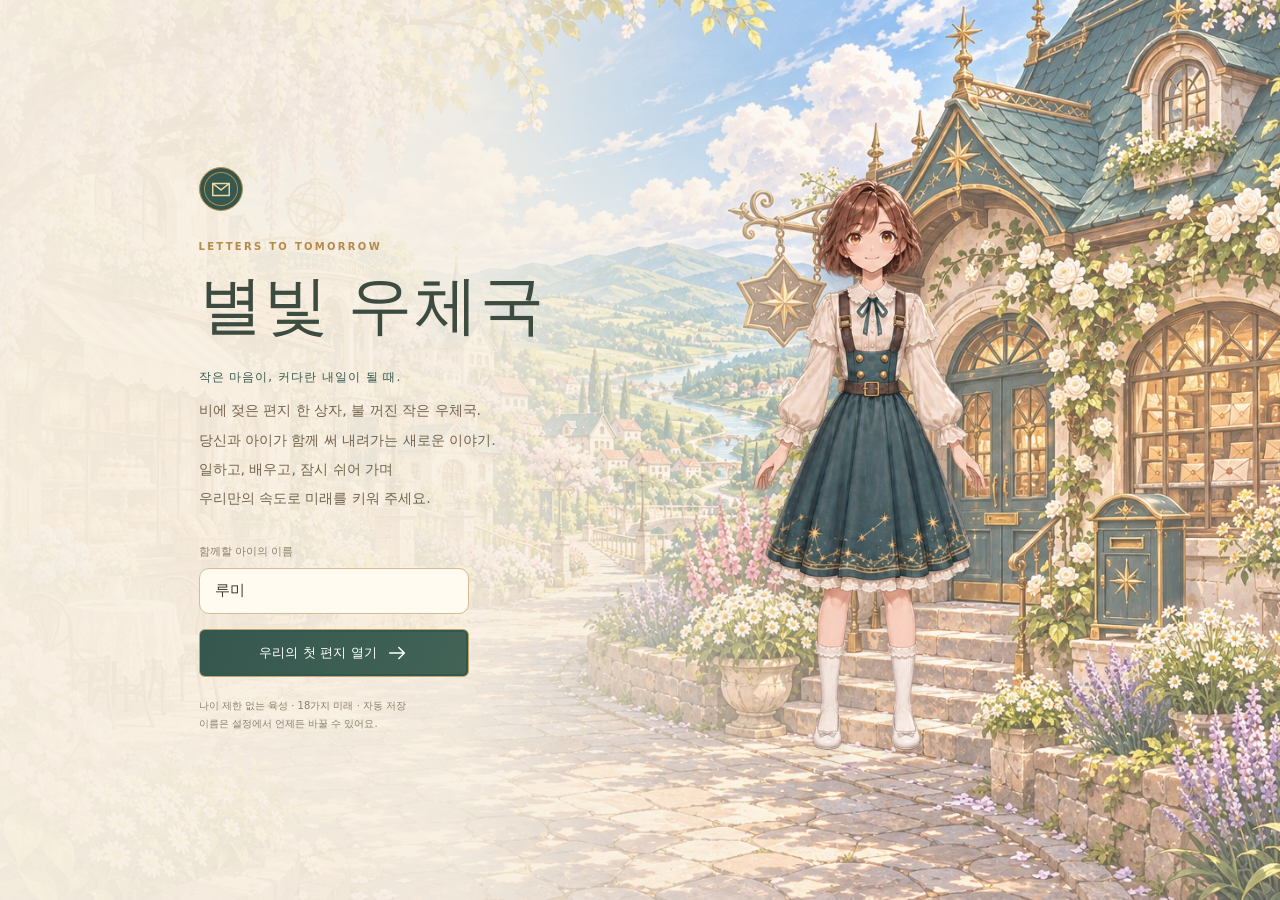
<file: index.html>
<!doctype html><html lang="ko"><head><meta charset="utf-8"><meta name="viewport" content="width=device-width,initial-scale=1,viewport-fit=cover"><meta name="theme-color" content="#234e48"><meta name="description" content="편지를 배달하고 마음을 키우는 작은 육성 게임. 나이 제한 없이, 당신이 고른 미래까지."><meta name="apple-mobile-web-app-capable" content="yes"><meta name="apple-mobile-web-app-status-bar-style" content="default"><link rel="manifest" href="./manifest.webmanifest"><link rel="icon" href="./assets/icon-192.png"><link rel="apple-touch-icon" href="./assets/icon-192.png"><link rel="stylesheet" href="./style.css"><link rel="stylesheet" href="./anime.css"><title>별빛 우체국 · 마음이 자라는 곳</title></head><body><div id="app"></div><dialog id="modal" aria-labelledby="modal-title"></dialog><div id="toast" role="status" aria-live="polite"></div><input type="file" id="import-file" accept="application/json,.json" hidden><script type="module" src="./app.mjs"></script></body></html>
</file>
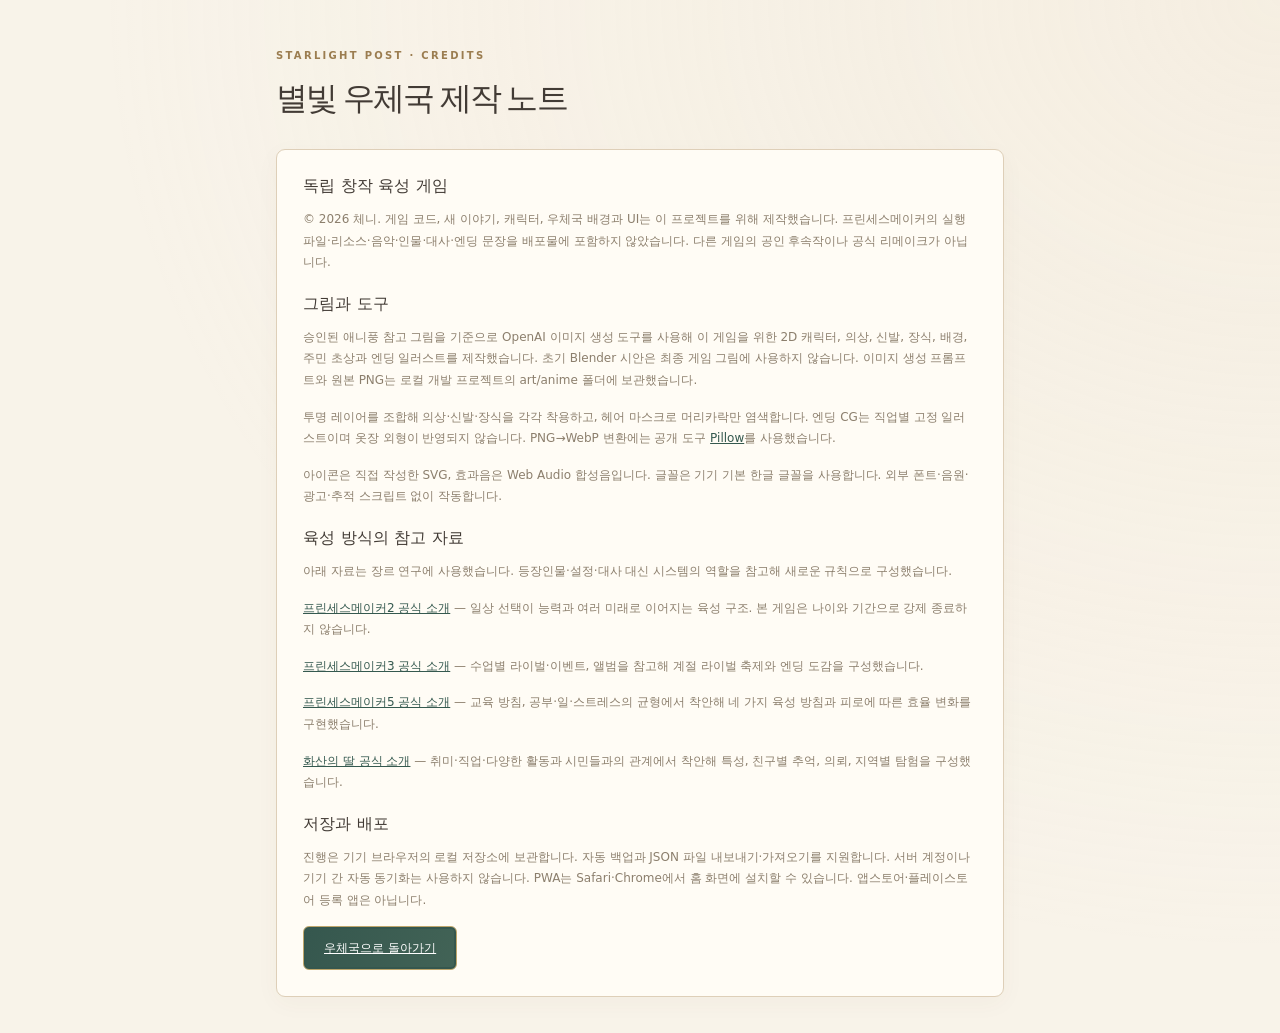
<file: credits.html>
<!doctype html><html lang="ko"><meta charset="utf-8"><meta name="viewport" content="width=device-width,initial-scale=1"><meta name="theme-color" content="#234e48"><title>제작 노트 · 별빛 우체국</title><link rel="stylesheet" href="./style.css"><link rel="stylesheet" href="./anime.css"><main style="max-width:800px;margin:auto;padding-top:50px"><div class="eyebrow">STARLIGHT POST · CREDITS</div><h1 class="serif" style="margin:16px 0 28px">별빛 우체국 제작 노트</h1><section class="card settings"><h3>독립 창작 육성 게임</h3><p>© 2026 체니. 게임 코드, 새 이야기, 캐릭터, 우체국 배경과 UI는 이 프로젝트를 위해 제작했습니다. 프린세스메이커의 실행 파일·리소스·음악·인물·대사·엔딩 문장을 배포물에 포함하지 않았습니다. 다른 게임의 공인 후속작이나 공식 리메이크가 아닙니다.</p><h3>그림과 도구</h3><p>승인된 애니풍 참고 그림을 기준으로 OpenAI 이미지 생성 도구를 사용해 이 게임을 위한 2D 캐릭터, 의상, 신발, 장식, 배경, 주민 초상과 엔딩 일러스트를 제작했습니다. 초기 Blender 시안은 최종 게임 그림에 사용하지 않습니다. 이미지 생성 프롬프트와 원본 PNG는 로컬 개발 프로젝트의 art/anime 폴더에 보관했습니다.</p><p>투명 레이어를 조합해 의상·신발·장식을 각각 착용하고, 헤어 마스크로 머리카락만 염색합니다. 엔딩 CG는 직업별 고정 일러스트이며 옷장 외형이 반영되지 않습니다. PNG→WebP 변환에는 공개 도구 <a href="https://github.com/python-pillow/Pillow" target="_blank" rel="noopener">Pillow</a>를 사용했습니다.</p><p>아이콘은 직접 작성한 SVG, 효과음은 Web Audio 합성음입니다. 글꼴은 기기 기본 한글 글꼴을 사용합니다. 외부 폰트·음원·광고·추적 스크립트 없이 작동합니다.</p><h3>육성 방식의 참고 자료</h3><p>아래 자료는 장르 연구에 사용했습니다. 등장인물·설정·대사 대신 시스템의 역할을 참고해 새로운 규칙으로 구성했습니다.</p><p><a href="https://store.steampowered.com/app/523000/Princess_Maker_2_Refine/" target="_blank" rel="noopener">프린세스메이커2 공식 소개</a> — 일상 선택이 능력과 여러 미래로 이어지는 육성 구조. 본 게임은 나이와 기간으로 강제 종료하지 않습니다.</p><p><a href="https://store.steampowered.com/app/650110/Princess_Maker_3_Fairy_Tales_Come_True/" target="_blank" rel="noopener">프린세스메이커3 공식 소개</a> — 수업별 라이벌·이벤트, 앨범을 참고해 계절 라이벌 축제와 엔딩 도감을 구성했습니다.</p><p><a href="https://store.steampowered.com/app/724250/Princess_Maker_5/" target="_blank" rel="noopener">프린세스메이커5 공식 소개</a> — 교육 방침, 공부·일·스트레스의 균형에서 착안해 네 가지 육성 방침과 피로에 따른 효율 변화를 구현했습니다.</p><p><a href="https://store.steampowered.com/app/1669980/Volcano_Princess/" target="_blank" rel="noopener">화산의 딸 공식 소개</a> — 취미·직업·다양한 활동과 시민들과의 관계에서 착안해 특성, 친구별 추억, 의뢰, 지역별 탐험을 구성했습니다.</p><h3>저장과 배포</h3><p>진행은 기기 브라우저의 로컬 저장소에 보관합니다. 자동 백업과 JSON 파일 내보내기·가져오기를 지원합니다. 서버 계정이나 기기 간 자동 동기화는 사용하지 않습니다. PWA는 Safari·Chrome에서 홈 화면에 설치할 수 있습니다. 앱스토어·플레이스토어 등록 앱은 아닙니다.</p><a class="btn primary" href="./">우체국으로 돌아가기</a></section></main></html>
</file>
<file: style.css>
:root{--paper:#f7f5ee;--white:#fffef9;--ink:#263e38;--muted:#7b8175;--line:#e5e6db;--green:#234e48;--sage:#e4eadc;--gold:#bd8e48;--rose:#b86c65;--shadow:0 10px 32px #283e3710;font-family:"Malgun Gothic","Apple SD Gothic Neo",system-ui,sans-serif;color:var(--ink);background:var(--paper);font-synthesis:none}*{box-sizing:border-box}body{margin:0}button,input{font:inherit}button{cursor:pointer;-webkit-tap-highlight-color:transparent;touch-action:manipulation}button:disabled{cursor:default;opacity:.48}button:focus-visible,a:focus-visible,input:focus-visible{outline:3px solid #bc954b;outline-offset:4px}button{color:inherit}svg{width:22px;height:22px;vertical-align:middle;fill:none;stroke:currentColor;stroke-width:1.6;stroke-linecap:round;stroke-linejoin:round;flex:none}h1,h2,h3,p{margin:0}h1,h2,h3{word-break:keep-all}p{line-height:1.8}small{font-size:12px}button,a{min-height:44px}a{color:var(--green)}.serif{font-family:Georgia,"Batang","AppleMyungjo",serif;letter-spacing:-.055em}.eyebrow{font-size:10px;font-weight:700;letter-spacing:2.5px;color:var(--muted)}.muted{color:var(--muted)}.tiny{font-size:11px}.row{display:flex;align-items:center;gap:10px}.between{justify-content:space-between}.pill{border:1px solid var(--line);border-radius:99px;padding:7px 12px;font-size:12px;display:inline-flex;gap:7px;align-items:center;white-space:nowrap}.pill svg{width:16px;height:16px}.gold{color:#996c2f;background:#f9f0dc;border-color:#efdfba}.btn{display:inline-flex;align-items:center;justify-content:center;gap:9px;border:1px solid var(--line);background:var(--white);padding:12px 20px;border-radius:12px;font-size:13px;font-weight:700;transition:transform .15s,background .15s}.btn:hover{background:var(--sage);transform:translateY(-1px)}.btn.primary{background:var(--green);color:#fff;border-color:var(--green)}.btn.primary:hover{background:#346359}.btn.soft{background:var(--sage);border-color:var(--sage)}.btn.wide{width:100%}.icon-btn{display:grid;place-items:center;width:42px;height:44px;background:transparent;border:1px solid var(--line);border-radius:50%}.text-btn{background:none;border:0;color:var(--green);font-size:12px;padding:8px}.header{height:92px;border-bottom:1px solid var(--line);display:flex;align-items:center;justify-content:space-between;padding:0 40px;background:var(--white)}.brand{display:flex;align-items:center;gap:12px}.brand-mark{width:44px;height:44px;border-radius:13px;background:var(--green);display:grid;place-items:center;color:#f2d8a3}.brand h1{font-size:24px;font-weight:600}.brand .eyebrow{margin-top:4px;font-size:8px;letter-spacing:2px}.header-right{display:flex;gap:12px;align-items:center}.saved{font-size:11px;color:var(--muted)}.layout{max-width:1440px;margin:auto;display:grid;grid-template-columns:190px minmax(0,1fr);min-height:calc(100svh - 92px)}.sidebar{padding:34px 20px;border-right:1px solid var(--line);display:flex;flex-direction:column;gap:8px}.nav-btn{display:flex;align-items:center;gap:12px;text-align:left;padding:14px 17px;border:0;background:transparent;border-radius:12px;font-size:13px;color:var(--muted);min-height:49px}.nav-btn.active{background:var(--green);color:white}.nav-btn .count{margin-left:auto;border-radius:50%;font-size:10px;background:#c19b58;color:white;padding:3px 6px}.sidebar-foot{margin-top:auto;padding:50px 14px 10px;font-size:10px;line-height:1.9;color:var(--muted)}main{min-width:0;padding:32px 36px 36px}.page-heading{display:flex;align-items:center;justify-content:space-between;margin-bottom:25px;gap:14px}.page-heading h2{font-size:28px;font-weight:500;margin-top:6px}.page-heading p{font-size:12px;color:var(--muted);margin-top:6px}.date{font-size:12px;display:flex;align-items:center;gap:8px}.date svg{color:var(--gold)}.home-grid{display:grid;grid-template-columns:minmax(0,1.6fr) minmax(260px,1fr);gap:20px}.card{background:var(--white);border:1px solid var(--line);border-radius:20px;box-shadow:var(--shadow);overflow:hidden}.world-card{position:relative;min-height:392px;background:radial-gradient(ellipse at 40% 40%,#f4f1db,#e4e9db);display:flex;flex-direction:column;justify-content:flex-end}.world-image{width:100%;height:365px;object-fit:contain;margin-top:-10px;filter:drop-shadow(0 18px 12px #3b50371c)}.world-top{position:absolute;left:20px;right:20px;top:20px;display:flex;justify-content:space-between;align-items:center;z-index:1}.world-top .pill{background:#fffef3c9;border-color:#ffffffa0;backdrop-filter:blur(6px);font-size:10px}.world-caption{margin:0 20px 20px;padding:15px 17px;border-radius:12px;background:#fffef5db;display:flex;justify-content:space-between;align-items:center;gap:12px}.world-caption h3{font-size:14px;margin-bottom:5px}.world-caption p{font-size:11px;color:var(--muted)}.world-caption svg{color:var(--gold);width:29px;height:29px}.profile{padding:20px 23px}.profile-head{display:flex;align-items:center;justify-content:space-between}.profile-head h3{font-size:23px;font-weight:500}.portrait-wrap{position:relative;height:143px;display:flex;align-items:center}.portrait{height:178px;width:150px;object-fit:contain;margin-left:-16px;align-self:flex-end}.speech{font-size:12px;line-height:1.8;color:#667568;max-width:160px;padding-right:4px}.health-row{display:grid;grid-template-columns:1fr 1fr;gap:14px;margin:10px 0 15px}.meter-label{display:flex;justify-content:space-between;font-size:10px;margin-bottom:6px}.track{height:5px;border-radius:5px;background:#ebece3;overflow:hidden}.fill{height:100%;background:#769781;border-radius:5px}.fill.rose{background:#c48272}.stats{display:grid;grid-template-columns:1fr 1fr;gap:12px 18px;border-top:1px solid var(--line);padding-top:15px}.stat .meter-label{font-size:11px}.stat strong{font-weight:600}.stat .track{height:3px}.stat .fill{background:#bd9d65}.section-title{display:flex;justify-content:space-between;align-items:center;margin:25px 0 13px}.section-title h3{font-size:17px;font-weight:600}.section-title span{font-size:11px;color:var(--muted)}.planner{padding:20px}.plan-top{display:flex;align-items:center;justify-content:space-between;margin-bottom:17px;gap:10px}.plan-top p{font-size:11px;color:var(--muted)}.plan-grid{display:grid;grid-template-columns:repeat(3,1fr);gap:12px}.plan-slot{position:relative;text-align:left;border:1px dashed #c8cebe;border-radius:13px;padding:15px;background:#fafaf4;min-height:126px}.plan-slot:hover{background:#eef1e7}.plan-slot .week{font-size:9px;letter-spacing:1px;color:var(--muted)}.plan-slot .slot-icon{display:block;margin:12px 0 9px;color:var(--green)}.plan-slot h4{margin:0;font-size:13px}.plan-slot p{font-size:10px;color:var(--muted);margin-top:5px}.edit{position:absolute;right:12px;top:12px;color:#a5ae9c;font-size:16px}.plan-bottom{display:flex;align-items:center;justify-content:space-between;margin-top:18px;gap:12px}.plan-bottom small{color:var(--muted);line-height:1.7}.plan-bottom .btn{min-width:175px}.notice{display:flex;align-items:center;gap:10px;background:#f8efdc;border:1px solid #e9d7b4;border-radius:12px;padding:13px 17px;margin-bottom:18px;font-size:12px;line-height:1.6}.notice .text-btn{margin-left:auto;white-space:nowrap}.notice svg{color:var(--gold)}.home-foot{display:flex;justify-content:space-between;font-size:10px;color:var(--muted);margin-top:21px}.home-foot span{display:flex;align-items:center;gap:5px}.home-foot svg{width:13px;height:13px}.tabs{display:flex;gap:7px;flex-wrap:wrap;margin:18px 0}.chip{border:1px solid var(--line);background:var(--white);padding:9px 16px;border-radius:99px;font-size:12px}.chip.active{background:var(--green);color:white;border-color:var(--green)}.activity-grid{display:grid;grid-template-columns:1fr 1fr;gap:10px}.activity{padding:15px;border:1px solid var(--line);border-radius:14px;background:var(--white);text-align:left;display:flex;gap:12px;align-items:flex-start}.activity:hover{border-color:#94aa8a;background:#f5f7ee}.activity .tile-icon{background:var(--sage);border-radius:10px;width:42px;height:42px;display:grid;place-items:center;flex:none}.activity h4{font-size:13px;margin:2px 0 6px}.activity p{font-size:11px;line-height:1.6;color:var(--muted)}.activity .cost{color:var(--green);font-size:11px;display:block;margin-top:7px}.stack{display:grid;gap:14px}.story-card{padding:24px;display:flex;gap:20px}.chapter-no{width:48px;height:48px;border:1px solid #d8cfb6;border-radius:50%;display:grid;place-items:center;color:var(--gold);font-family:Georgia,serif;flex:none}.story-card h3{font-size:16px;margin-bottom:8px}.story-card p{font-size:13px;color:var(--muted)}.story-card.locked{opacity:.55}.person-card{padding:24px;display:flex;align-items:center;gap:20px}.avatar{width:66px;height:66px;background:#e3e9d9;border-radius:50%;display:grid;place-items:center;flex:none;font-family:Georgia,"Batang",serif;font-size:25px;color:#607655}.avatar.sol{background:#e5e4ee;color:#77708c}.avatar.dam{background:#f2e5d6;color:#a58155}.person-info{flex:1}.person-info h3{font-size:16px;margin-bottom:5px}.person-info p{font-size:11px;color:var(--muted)}.person-info .track{max-width:220px;margin:10px 0 6px}.ending-grid{display:grid;grid-template-columns:repeat(3,1fr);gap:15px}.ending-card{padding:22px;min-height:210px;display:flex;flex-direction:column;align-items:flex-start;gap:10px;text-align:left;background:var(--white);border:1px solid var(--line);border-radius:17px}.ending-card:hover{border-color:#b7c1a9}.ending-card.ready{background:#f0f3e8;border-color:#b8c7a4}.ending-card svg{color:var(--gold);width:30px;height:30px}.ending-card h3{font-size:16px;line-height:1.5}.ending-card p{font-size:11px;color:var(--muted)}.ending-card small{font-size:10px;color:var(--muted);margin-top:auto}.ending-card .track{width:100%;height:4px}.shop-grid{display:grid;grid-template-columns:repeat(2,1fr);gap:14px}.shop-card{padding:23px}.shop-card h3{font-size:16px;margin:14px 0 8px}.shop-card p{font-size:12px;color:var(--muted);margin-bottom:20px}.shop-card svg{color:var(--gold)}.shop-card .row{justify-content:space-between}.log{padding:15px 0;border-bottom:1px solid var(--line);display:flex;gap:16px;font-size:12px;line-height:1.7}.log time{white-space:nowrap;color:var(--gold);font-size:10px;min-width:50px}.settings{padding:26px}.settings h3{font-size:16px;margin:20px 0 12px}.settings h3:first-child{margin-top:0}.settings p{font-size:12px;color:var(--muted);margin:9px 0 15px}.settings .row{flex-wrap:wrap}.settings .btn{font-size:12px}.setting-divider{border:0;border-top:1px solid var(--line);margin:24px 0}.welcome{min-height:100svh;background:radial-gradient(ellipse at 70% 35%,#e7e9d8,transparent 60%),var(--paper);padding:40px;display:flex;align-items:center;justify-content:center}.welcome-inner{max-width:1100px;display:grid;grid-template-columns:.9fr 1.1fr;align-items:center;gap:20px}.welcome-art{width:100%;filter:drop-shadow(0 20px 20px #45613c1c)}.welcome .brand-mark{margin-bottom:30px}.welcome h1{font-size:66px;line-height:1.2;font-weight:500;margin:16px 0 24px}.welcome .intro{font-size:14px;color:#6e7b6e;line-height:2.1;max-width:390px}.welcome .eyebrow{color:var(--gold)}.welcome .name-field{margin:30px 0 15px}.name-field label{display:block;font-size:11px;color:var(--muted);margin-bottom:9px}.name-field input{border:1px solid #d6dbcc;border-radius:10px;padding:13px 15px;background:#fffefa;max-width:270px;width:100%;color:var(--ink);font-size:15px}.welcome .btn{min-width:270px}.welcome .footnote{font-size:10px;color:var(--muted);margin-top:20px;line-height:1.8}.welcome-sub{margin-bottom:10px;color:var(--green);font-size:12px;letter-spacing:1px}dialog{border:1px solid var(--line);border-radius:22px;background:var(--white);color:var(--ink);width:min(620px,calc(100% - 30px));max-height:86svh;padding:0;box-shadow:0 30px 90px #172c3633;overscroll-behavior:contain}dialog::backdrop{background:#152d36aa;backdrop-filter:blur(5px)}.modal-head{display:flex;justify-content:space-between;align-items:center;padding:24px 26px 12px;gap:14px}.modal-head h2{font-size:23px;font-weight:500}.modal-head .icon-btn{width:34px;border:0;font-size:24px}.modal-body{padding:8px 26px 27px}.modal-body>p{font-size:13px;color:#6a776c;margin:10px 0 20px;line-height:1.95}.event-decoration{display:flex;justify-content:center;align-items:center;gap:20px;margin:8px 0 23px;color:#ba9a64}.event-decoration:before,.event-decoration:after{content:'';height:1px;background:#e7dfc7;width:65px}.event-decoration svg{width:42px;height:42px}.choices{display:grid;gap:10px;margin-top:22px}.choice{padding:15px 18px;background:#f2f4eb;border:1px solid #dee3d3;border-radius:12px;text-align:left;font-size:13px;line-height:1.6}.choice:hover{background:#e4ead9}.choice small{display:block;color:var(--muted);font-size:10px;margin-top:5px}.requirements{list-style:none;padding:0;margin:20px 0}.requirements li{display:flex;justify-content:space-between;font-size:12px;padding:10px 0;border-bottom:1px solid var(--line)}.requirements li.ok{color:#66835c}.requirements li:not(.ok) strong{color:#b57c52}.end-hero{text-align:center;background:#e9eddf;padding:24px;border-radius:14px;margin:5px 0 20px}.end-hero img{height:170px}.end-hero h3{font-size:24px;margin-top:8px}.end-hero p{font-size:11px;color:var(--muted);margin-top:10px}.result-stats{display:grid;grid-template-columns:repeat(3,1fr);gap:8px;margin:18px 0}.result-stat{background:#edf1e5;border-radius:9px;padding:10px;font-size:10px;text-align:center}.result-stat strong{display:block;font-size:16px;margin-top:4px}.result-line{font-size:12px;border-bottom:1px solid var(--line);padding:10px 0;line-height:1.8}.offline{font-size:11px;color:#708461}.danger{color:var(--rose)}#toast{position:fixed;bottom:30px;left:50%;transform:translate(-50%,20px);background:#203e36;color:white;padding:13px 22px;border-radius:13px;font-size:12px;z-index:100;max-width:90%;width:max-content;opacity:0;pointer-events:none;transition:.2s;box-shadow:var(--shadow);line-height:1.6}#toast.show{opacity:1;transform:translate(-50%,0)}.mobile-nav{display:none}.scroll-hint{color:var(--muted);font-size:11px;line-height:1.8;margin:12px 0}.ending-letter{font-family:Georgia,"Batang",serif!important;font-size:16px!important;line-height:2.2!important;color:var(--ink)!important}.warning{color:#ab6943!important}.sr-only{position:absolute;width:1px;height:1px;overflow:hidden;clip:rect(0,0,0,0)}@media(min-width:1500px){main{padding-top:40px}.world-card{min-height:440px}.world-image{height:400px}.portrait-wrap{height:173px}.portrait{height:200px}.stats{gap:16px 20px}}
@media(max-width:1100px){.header{padding:0 24px}.layout{grid-template-columns:150px 1fr}.sidebar{padding:28px 12px}.nav-btn{padding:13px 12px;gap:9px;font-size:12px}main{padding:28px 22px}.home-grid{grid-template-columns:1.3fr 1fr;gap:15px}.world-image{height:320px}.world-card{min-height:380px}.profile{padding:18px}.portrait{width:115px;height:155px}.speech{font-size:11px}.plan-slot{padding:12px}.ending-grid{grid-template-columns:1fr 1fr}.welcome h1{font-size:56px}}
@media(max-width:760px){.header{height:76px;padding:0 19px;padding-top:env(safe-area-inset-top)}.brand{gap:9px}.brand-mark{width:36px;height:36px;border-radius:10px}.brand h1{font-size:21px}.brand .eyebrow{font-size:7px;letter-spacing:1.5px}.header-right{gap:9px}.header-right .pill{padding:7px 10px}.saved{display:none}.layout{display:block;min-height:calc(100svh - 76px)}.sidebar{display:none}main{padding:24px 18px calc(92px + env(safe-area-inset-bottom))}.page-heading{margin-bottom:18px}.page-heading h2{font-size:25px}.page-heading p{font-size:11px}.date{font-size:10px}.date svg{width:17px}.home-grid{grid-template-columns:1fr;gap:15px}.world-card{min-height:295px}.world-image{height:275px;margin-top:0;margin-bottom:-15px}.world-top{top:15px;left:15px;right:15px}.world-caption{margin:0 14px 14px;padding:12px 14px}.world-caption h3{font-size:12px}.world-caption p{font-size:10px}.world-caption svg{width:24px;height:24px}.profile{display:grid;grid-template-columns:104px 1fr;column-gap:15px;padding:16px}.profile-head{grid-column:1/-1}.profile-head h3{font-size:20px}.profile-head .pill{font-size:10px;padding:5px 10px}.portrait-wrap{grid-row:2/4;height:156px;align-self:end}.portrait{width:128px;height:170px;margin-left:-14px}.speech{display:none}.health-row{margin:15px 0 13px}.stats{padding-top:12px;gap:11px 14px}.stat .meter-label{font-size:10px}.meter-label{font-size:9px}.section-title{margin-top:22px}.section-title h3{font-size:16px}.section-title span{font-size:10px}.planner{padding:14px}.plan-top{margin-bottom:13px}.plan-top .pill{font-size:10px;padding:5px 8px}.plan-top p{font-size:10px}.plan-grid{gap:8px}.plan-slot{padding:12px 10px;min-height:123px}.plan-slot h4{font-size:11px}.plan-slot .slot-icon{margin:11px 0 9px}.plan-slot p{font-size:9px}.plan-slot .week{font-size:8px}.plan-bottom{flex-direction:column;align-items:stretch;margin-top:14px;gap:10px}.plan-bottom small{font-size:10px;text-align:center}.plan-bottom .btn{min-height:48px}.home-foot{font-size:9px;margin-top:15px}.mobile-nav{display:grid;grid-template-columns:repeat(5,1fr);position:fixed;bottom:0;left:0;right:0;background:#fffef9f2;border-top:1px solid var(--line);backdrop-filter:blur(12px);padding:8px 6px calc(8px + env(safe-area-inset-bottom));z-index:5}.mobile-nav button{display:flex;flex-direction:column;align-items:center;gap:5px;border:0;background:none;font-size:9px;color:#8d9485;min-height:46px;padding:4px;position:relative}.mobile-nav button svg{width:21px;height:21px}.mobile-nav button.active{color:var(--green);font-weight:700}.mobile-nav button.active:before{content:'';position:absolute;top:-9px;width:24px;height:3px;border-radius:2px;background:var(--green)}.notice{font-size:11px;padding:11px 12px}.notice svg{width:18px}.notice .text-btn{font-size:11px;padding:5px}.ending-grid{gap:10px}.ending-card{padding:17px;min-height:190px;gap:8px}.ending-card h3{font-size:14px}.ending-card p{font-size:10px}.ending-card small{font-size:9px}.ending-card svg{width:26px}.story-card{padding:18px;gap:13px}.story-card h3{font-size:14px}.story-card p{font-size:12px}.chapter-no{width:36px;height:36px;font-size:13px}.person-card{padding:18px;gap:13px;flex-wrap:wrap}.person-card .btn{margin-left:auto}.avatar{width:49px;height:49px;font-size:20px}.shop-grid{gap:10px}.shop-card{padding:18px}.shop-card h3{font-size:14px}.shop-card p{font-size:11px;min-height:36px}.shop-card .row{flex-wrap:wrap;gap:8px}.shop-card .btn{padding:9px 12px;width:100%}.settings{padding:20px}.settings .row .btn{flex:1}.activity-grid{gap:8px}.activity{padding:12px;gap:9px;display:block}.activity .tile-icon{width:34px;height:34px;margin-bottom:9px}.activity h4{font-size:12px}.activity p{font-size:10px}.activity .cost{font-size:10px}.modal-head{padding:21px 20px 10px}.modal-head h2{font-size:21px}.modal-body{padding:6px 20px 23px}.modal-body>p{font-size:12px}.tabs{gap:6px}.chip{padding:8px 12px;font-size:11px}.welcome{padding:30px 25px;align-items:start;min-height:100svh}.welcome-inner{display:flex;flex-direction:column-reverse;gap:0;max-width:430px;width:100%}.welcome-art{width:100%;max-height:260px;object-fit:contain;margin-top:0;margin-bottom:-8px}.welcome-copy{width:100%;text-align:center}.welcome .brand-mark{display:none}.welcome h1{font-size:45px;margin:10px 0 17px}.welcome .intro{font-size:12px;max-width:330px;margin:auto;line-height:1.95}.welcome .name-field{margin:22px 0 12px}.name-field label{text-align:left;width:270px;margin:0 auto 8px}.welcome .footnote{font-size:9px;margin-top:16px}.welcome-sub{font-size:11px}.welcome .eyebrow{font-size:8px}#toast{bottom:90px}.log{font-size:11px;gap:10px}.log time{font-size:9px}.ending-letter{font-size:14px!important}.end-hero{padding:18px}.end-hero img{height:140px}}
@media(prefers-reduced-motion:reduce){*{transition:none!important;scroll-behavior:auto!important}}
.daily-focus{display:grid;grid-template-columns:1fr 1fr;gap:14px;margin-top:16px}.focus-item{display:flex;align-items:center;gap:12px;text-align:left;padding:15px;border:1px solid var(--line);border-radius:13px;background:#f0f1e7}.focus-item>svg{width:20px;color:var(--gold)}.focus-item>svg:last-child{width:15px;margin-left:auto;color:#929c86}.focus-item small,.focus-item strong,.focus-item em{display:block}.focus-item small{font-size:9px;color:var(--muted);margin-bottom:5px}.focus-item strong{font-size:12px}.focus-item em{font-size:9px;font-style:normal;color:var(--muted);margin-top:6px}.end-hero img{height:260px;width:100%;object-fit:contain}.ending-card .ending-thumb{width:100%;height:115px;object-fit:contain;margin:-10px 0 -3px}@media(max-width:760px){.daily-focus{gap:8px}.focus-item{padding:12px;gap:8px}.focus-item>svg:first-child{display:none}.focus-item strong{font-size:11px}.focus-item small,.focus-item em{font-size:8px}.end-hero img{height:215px}.ending-card .ending-thumb{height:95px}}
</file>
<file: anime.css>
/* Original 2D artwork presentation and independent wardrobe layers. */
:root{--paper:#f8f3e9;--white:#fffcf5;--ink:#423b35;--muted:#8c7f6d;--line:#e6d9c4;--green:#35594f;--sage:#eee9dc;--gold:#b58a48;--shadow:0 8px 30px #6947250d}
body{background:radial-gradient(ellipse at top right,#efe4d14d,transparent 65%),var(--paper)}
.header{background:#fffaf1ee;border-bottom:1px solid #d8c29e}.brand-mark{background:#36564b;border-radius:50%;border:1px solid #b49353;box-shadow:inset 0 0 0 4px #36564b,inset 0 0 0 5px #a78c58}.brand .serif{letter-spacing:.02em}.header .brand h1{font-weight:400}.nav-btn.active{background:#35594f;box-shadow:inset 0 0 0 1px #bfa572}.sidebar{border-color:#e1d3bc;background:#f3eddf66}.nav-btn{font-size:12px;word-break:keep-all}.card{border-radius:9px;border:1px solid #decfb8;box-shadow:0 6px 24px #6649270a}.btn{border-radius:6px}.btn.primary{background:linear-gradient(110deg,#35574e,#426356);border:1px solid #bfa66b;box-shadow:inset 0 0 0 2px #35574e}.eyebrow{color:#9b7d50;letter-spacing:2.3px}.page-heading .serif{font-size:29px}.pill{border-radius:5px}.notice{border-radius:6px;background:#f7efdd}.track{background:#ece4d7}.fill{background:#9caa89}.stat .fill{background:#b89a65}.plan-slot{border-radius:6px;background:#fcf8ee;border:1px solid #dfcfb1}.plan-slot:hover{background:#f2eadb}.planner{background:linear-gradient(120deg,#fffdf7,#f6f0e5)}.daily-focus .focus-item{background:#f4eddf;border-radius:6px;border-color:#dfcfb3}.section-title h3{font-weight:500}.section-title:before{content:'✧';color:#b69559;font-size:19px;margin-right:9px}.section-title h3{margin-right:auto}.home-grid{grid-template-columns:minmax(0,1.55fr) minmax(285px,.9fr);gap:20px}.world-card.anime-scene{min-height:490px;isolation:isolate;background:#e1d5bd;overflow:hidden;border:3px double #bba274;border-radius:5px}.scene-backdrop{position:absolute;inset:0;width:100%;height:100%;object-fit:cover;object-position:55% center;z-index:-2}.anime-scene:after{content:'';position:absolute;inset:0;z-index:-1;pointer-events:none;box-shadow:inset 0 0 60px #785d292b;background:linear-gradient(0deg,#50391724,transparent 55%)}.world-top .pill{background:#fff9e9ed;border:1px solid #d4bc8a;color:#574b38}.scene-doll{position:absolute!important;bottom:40px;right:9%;height:86%;width:auto!important;filter:drop-shadow(0 9px 3px #5e473222)}.world-caption{position:relative;background:#fffbf0ed;border:1px solid #d9c59c;border-radius:5px;z-index:2;margin:0 15px 15px;padding:12px 15px}.world-caption h3{font-family:Georgia,'Batang',serif;font-size:16px;font-weight:400}.world-caption p{font-size:11px}.profile{background:linear-gradient(#fffdf7,#f9f3e7);position:relative;padding:24px}.profile:before{content:'✦';color:#baa06b;position:absolute;right:24px;top:76px}.profile .portrait-wrap{height:110px}.profile .portrait{display:none}.profile .speech{max-width:none;font-family:Georgia,'Batang',serif;font-size:15px;color:#79664e;line-height:1.9;position:relative;padding:12px 20px;border-left:2px solid #d5bb83;margin:8px 0}.profile .stats{gap:17px 20px}.profile .health-row{margin:16px 0 20px}.profile .profile-head{align-items:start;gap:10px}.profile .profile-head h3{font-size:29px}.profile .profile-head .pill{font-size:10px}.dress-shortcuts{display:flex;gap:8px;margin-top:24px}.dress-shortcuts .btn{flex:1;font-size:11px;padding:11px 9px}.paperdoll{position:relative;aspect-ratio:2/3;width:100%;overflow:visible;isolation:isolate}.doll-layer{position:absolute;inset:0;background-size:300% 100%;background-position:var(--frame) 0;background-repeat:no-repeat;pointer-events:none}.doll-body{clip-path:inset(var(--neck) 0 12.8% 0)}.doll-shoes{clip-path:inset(87.2% 0 0 0)}.doll-head{clip-path:inset(0 0 calc(100% - var(--neck)) 0)}.doll-dye{clip-path:inset(0 0 calc(100% - var(--neck)) 0);mask-size:300% 100%;mask-position:var(--frame) 0;mask-repeat:no-repeat;-webkit-mask-size:300% 100%;-webkit-mask-position:var(--frame) 0;-webkit-mask-repeat:no-repeat}.doll-accessory{position:absolute;object-fit:contain;pointer-events:none;z-index:3}.acc-star{width:9%;height:6%;left:35%;top:calc(var(--head-y) - 3%)}.acc-ribbon{width:17%;height:9%;left:62%;top:calc(var(--head-y) - 6%);transform:rotate(12deg)}.acc-flower{width:29%;height:9%;left:38%;top:calc(var(--head-y) - 9%)}.acc-beret{width:32%;height:13%;left:36%;top:calc(var(--head-y) - 13%);transform:rotate(-8deg)}.acc-glasses{width:18%;height:6%;left:44%;top:calc(var(--head-y) + 1.1%)}.wardrobe-layout{display:grid;grid-template-columns:minmax(260px,.9fr) minmax(0,1.3fr);gap:24px;align-items:start}.fitting-room{position:sticky;top:20px;overflow:hidden;border:3px double #b59e72;border-radius:7px;min-height:530px;background:url('./assets/anime/bg-boutique.webp') center/cover}.fitting-room.salon-room{background-image:url('./assets/anime/bg-salon.webp')}.fitting-room .paperdoll{height:460px;width:auto;max-width:100%;margin:20px auto 0;filter:drop-shadow(0 8px 4px #503c2222)}.fitting-room .fitting-caption{position:relative;z-index:4;padding:15px;background:#fff9edeb;border-top:1px solid #d8c39c;text-align:center}.fitting-caption h3{font-family:Georgia,'Batang',serif;font-size:20px;font-weight:400}.fitting-caption p{font-size:10px;color:var(--muted);margin-top:5px}.fitting-controls{padding:12px 14px;background:#fffaf0e8;border-bottom:1px solid #e0cfae;display:flex;justify-content:space-between;align-items:center;font-size:11px;color:#826e50}.fitting-controls button{min-height:32px;padding:6px 9px;font-size:10px;border-radius:3px}.wardrobe-tabs{margin-top:0}.wardrobe-grid{display:grid;grid-template-columns:1fr 1fr;gap:12px}.wardrobe-item{border:1px solid #e1d1b7;border-radius:7px;background:#fffdf7;overflow:hidden}.wardrobe-item.selected{border-color:#9f8452;box-shadow:inset 0 0 0 1px #baa474}.wardrobe-art{height:162px;overflow:hidden;position:relative;background:radial-gradient(#f9f4e8,#eee5d4);border:0;width:100%;display:block;padding:0}.wardrobe-art .paperdoll{width:137px;height:205px;margin:-8px auto 0}.wardrobe-art.shoe-thumb .paperdoll{width:340px;height:510px;position:absolute;top:-408px;left:calc(50% - 170px)}.wardrobe-art.accessory-thumb>img{width:70%;height:100%;object-fit:contain;padding:22px}.wardrobe-art.accessory-thumb>.no-accessory{font-size:40px;color:#a18f71;display:grid;place-items:center;height:100%;font-family:Georgia,serif}.wardrobe-info{padding:13px}.wardrobe-info h3{font-size:12px;margin-bottom:6px}.wardrobe-info p{font-size:10px;color:var(--muted);line-height:1.7;min-height:34px}.wardrobe-info .row{justify-content:space-between;margin-top:10px;font-size:11px;gap:6px}.wardrobe-info .btn{min-height:36px;padding:8px 10px;font-size:10px}.preview-badge{position:absolute;left:10px;top:10px;z-index:4;border:1px solid #d9c7a4;background:#fff8e7e8;padding:5px 9px;font-size:10px;border-radius:3px}.salon-card{padding:22px}.salon-card h3{font-family:Georgia,'Batang',serif;font-size:20px;font-weight:400}.salon-options{display:grid;grid-template-columns:1fr 1fr;gap:10px;margin:18px 0}.salon-style{border:1px solid #dfcfb5;background:#fcf8ee;border-radius:6px;padding:8px;overflow:hidden;text-align:center;position:relative}.salon-style.active{border-color:#6c876e;box-shadow:inset 0 0 0 1px #6c876e}.head-preview{position:relative;height:112px;overflow:hidden}.head-preview .paperdoll{position:absolute;height:515px;width:344px;top:-80px;left:calc(50% - 172px)}.head-preview.age-1 .paperdoll{top:-37px}.head-preview.age-2 .paperdoll{top:-9px}.salon-style strong{display:block;font-size:11px;margin:8px 0}.salon-style small{font-size:10px;color:var(--muted)}.color-options{display:flex;gap:10px;flex-wrap:wrap;margin:18px 0 24px}.color-choice{min-width:58px;flex:1;border:1px solid var(--line);border-radius:5px;background:#fffaf1;padding:10px 5px;text-align:center;font-size:9px}.color-choice.active{border-color:#997640;box-shadow:inset 0 0 0 1px #997640}.color-choice .color-dot{display:block;width:27px;height:27px;border-radius:50%;margin:0 auto 8px;border:2px solid #ffffffaa;box-shadow:0 1px 3px #0002}.salon-bill{border-top:1px solid #e1d2b9;padding-top:20px;margin-top:16px}.salon-bill .row{font-size:13px;margin-bottom:12px}.salon-note{font-size:11px;color:var(--muted);margin:12px 0;line-height:1.8}.scene-banner{height:220px;width:100%;object-fit:cover;border:3px double #bea67d;border-radius:6px;margin-bottom:20px}.person-card .avatar{overflow:hidden;width:80px;height:80px;border-radius:8px;border:1px solid #d7c49e;background:#f1e6d2}.avatar img{width:100%;height:100%;object-fit:cover;object-position:50% 20%}.ending-card{border-radius:6px;padding:0;gap:0;overflow:hidden;position:relative}.ending-art{width:100%;aspect-ratio:3/2;object-fit:cover;display:block;background:#eee4d3}.ending-card .ending-copy{padding:16px;width:100%;display:flex;flex-direction:column;gap:9px;flex:1}.ending-card .ending-copy small{margin-top:7px}.ending-card:not(.ready) .ending-art{filter:saturate(.8)}.ending-card.ready{box-shadow:0 0 0 1px #b4a06b}.ending-card .ending-copy .track{margin-top:auto}.ending-card .ending-number{position:absolute;left:9px;top:9px;background:#fff7e8dd;border:1px solid #cbb185;color:#886a3f;border-radius:3px;font-family:Georgia,serif;font-size:11px;padding:5px 9px}.end-hero{padding:0;overflow:hidden;background:#f4ead8;border:1px solid #d6bd92;border-radius:5px}.end-hero .ending-cg{width:100%;height:auto;aspect-ratio:3/2;object-fit:cover;display:block}.end-hero h3{margin:18px 10px 0}.end-hero p{margin:8px 10px 20px}.ending-letter{font-size:15px!important;color:#5b4b38!important}.modal-head{border-bottom:1px solid #eee2cb;background:#fcf7eb}dialog{border:3px double #baa273;border-radius:8px}.modal-body{padding-top:20px}.welcome{background:linear-gradient(90deg,#f8f0e3f5 0%,#f8f0e3e8 36%,#f8f0e340 70%),url('./assets/anime/bg-town.webp') center/cover;min-height:100svh}.welcome-inner{grid-template-columns:1fr 1.05fr;max-width:1150px;gap:50px}.welcome-copy{position:relative;z-index:2}.welcome h1{font-size:64px;letter-spacing:.03em;color:#3c4c40}.welcome .intro{color:#75644d}.welcome-art-frame{position:relative;height:640px;display:grid;place-items:center}.welcome-art-frame .paperdoll{height:100%;width:auto;filter:drop-shadow(0 15px 12px #5d412d24)}.welcome .brand-mark{background:#35594f}.welcome .name-field input{background:#fffbf1;border-color:#d6be94}.mobile-nav{background:#fff9efee;border-top-color:#d5bd94}.shop-card{background:#fffaf1}.settings{background:#fffcf5}.credits-image{width:100%;height:auto;border:1px solid #d6bd92}.ui-atelier-button{background:none;border:1px solid #c9b28a;border-radius:5px;padding:9px 12px;font-size:11px;color:#796444}.growth-art{float:right;width:85px;height:120px;overflow:hidden;margin:-10px 0 0 12px}.growth-art .paperdoll{height:170px;width:auto;margin-top:-10px}
@media(max-width:1100px){.world-card.anime-scene{min-height:450px}.scene-doll{right:1%;height:85%}.wardrobe-layout{grid-template-columns:.85fr 1.15fr;gap:15px}.fitting-room{min-height:470px}.fitting-room .paperdoll{height:400px}.wardrobe-art{height:135px}.wardrobe-art .paperdoll{width:125px;height:188px}.head-preview .paperdoll{height:450px;width:300px;left:calc(50% - 150px);top:-65px}.head-preview.age-1 .paperdoll{top:-30px}.head-preview.age-2 .paperdoll{top:0}}
@media(max-width:760px){.page-heading .serif{font-size:25px}.home-grid{grid-template-columns:1fr;gap:13px}.world-card.anime-scene{min-height:410px}.scene-doll{height:91%;right:7%;bottom:30px}.world-caption{margin:0 10px 10px;padding:10px 12px}.world-caption h3{font-size:13px}.world-caption p{font-size:10px}.world-top{top:12px;left:12px;right:12px}.profile{display:block;padding:17px 18px}.profile .profile-head h3{font-size:23px}.profile:before{display:none}.profile .portrait-wrap{height:auto;display:block}.profile .speech{display:block;font-size:12px;margin:14px 0 10px;padding:7px 12px}.profile .health-row{margin:12px 0 15px}.profile .stats{grid-template-columns:repeat(3,1fr);gap:12px 15px}.profile .dress-shortcuts{margin-top:17px}.dress-shortcuts .btn{font-size:11px;min-height:40px}.wardrobe-layout{grid-template-columns:1fr;gap:16px}.fitting-room{position:relative;top:0;min-height:0;background-position:center 40%}.fitting-room .paperdoll{height:390px;margin-top:5px}.fitting-room .fitting-caption{padding:12px}.fitting-caption h3{font-size:18px}.wardrobe-art{height:170px}.wardrobe-art .paperdoll{height:240px;width:160px;margin-top:-15px}.wardrobe-art.shoe-thumb .paperdoll{width:340px;height:510px;top:-400px;margin:0}.wardrobe-info{padding:12px}.wardrobe-info h3{font-size:12px}.wardrobe-info .btn{min-height:38px}.wardrobe-info p{font-size:10px}.salon-card{padding:18px}.head-preview .paperdoll{height:490px;width:327px;top:-74px;left:calc(50% - 163.5px)}.head-preview.age-1 .paperdoll{top:-34px}.head-preview.age-2 .paperdoll{top:-8px}.head-preview{height:112px}.scene-banner{height:175px}.person-card .avatar{width:65px;height:65px}.ending-card .ending-copy{padding:12px;gap:7px}.ending-card h3{font-size:13px}.ending-card p{font-size:10px}.ending-art{aspect-ratio:4/3}.ending-card .ending-number{font-size:9px;padding:4px 6px}.welcome{padding:22px 23px 30px;background:linear-gradient(0deg,#f8f0e3 0%,#f8f0e3f5 39%,#f8f0e34d 100%),url('./assets/anime/bg-town.webp') center top/auto 65% no-repeat,#f8f0e3}.welcome-inner{gap:0}.welcome-art-frame{width:100%;height:300px;margin:0 auto -7px}.welcome-art-frame .paperdoll{height:315px;transform:translateY(-5px)}.welcome h1{font-size:42px;margin:8px 0 15px}.welcome .intro{font-size:12px}.welcome .name-field{margin:20px 0 12px}.welcome .brand-mark{display:none}.daily-focus{margin-top:14px}.end-hero .ending-cg{height:auto;aspect-ratio:3/2}.end-hero h3{font-size:22px}.salon-note{font-size:10px}.home-foot{gap:6px;flex-wrap:wrap}.mobile-nav button{font-size:9px}.mobile-nav button.active{color:#395b4b}}

/* Explicit scene stacking keeps backdrop visible inside the card. */
.anime-scene .scene-backdrop{z-index:0}.anime-scene:after{z-index:1}.anime-scene .scene-doll{z-index:2}.anime-scene .world-caption{z-index:3}.anime-scene .world-top{z-index:4}
@media(max-width:760px){.welcome-inner{grid-template-columns:1fr}.welcome-art-frame{grid-row:1}.color-choice{flex:0 0 calc(20% - 8px);min-width:0}.color-options{gap:10px}.page-heading>.btn{flex-shrink:0;padding:10px}.wardrobe-tabs{flex-wrap:wrap}}

/* Anchor shoes to the room floor; keep the caption outside the scene. */
.world-card.anime-scene{display:block;min-height:0;align-self:start;background:#fffaf0}
.anime-scene:after{display:none}
.scene-stage{position:relative;height:470px;overflow:hidden;isolation:isolate;background:#e1d5bd}
.anime-scene .scene-backdrop{z-index:0;object-position:55% 65%}
.anime-scene .scene-doll{height:94%;bottom:8px;right:9%;filter:none}
.scene-doll:before{content:'';position:absolute;left:39%;top:96.5%;width:28%;height:2.2%;border-radius:50%;background:radial-gradient(ellipse,#48301fd9 0%,#48301f70 35%,#48301f00 73%);z-index:-1;transform:rotate(-3deg)}
.scene-doll:after{content:'';position:absolute;left:41%;top:96.2%;width:46%;height:3%;border-radius:50%;background:radial-gradient(ellipse,#5a3d3145,transparent 70%);transform:rotate(-8deg);z-index:-2}
.anime-scene .world-caption{margin:0;padding:16px 18px;border:0;border-top:1px solid #d9c59c;border-radius:0;background:#fffaf0}
@media(max-width:1100px){.scene-stage{height:430px}.anime-scene .scene-doll{right:3%;height:94%}}
@media(max-width:760px){.scene-stage{height:370px}.anime-scene .scene-doll{height:97%;right:7%;bottom:7px}.anime-scene .world-caption{padding:13px 14px}}

/* Preserve every ending composition in the mobile album. */
.ending-art{aspect-ratio:3/2;object-fit:contain}.end-hero .ending-cg{object-fit:contain}

.ending-card.sealed .ending-art{filter:none}.ending-card.sealed .ending-number{background:#102f32e8;color:#f2d59b;border-color:#b9995e}.ending-card.sealed .ending-copy small{color:#886b40}

/* Only the face changes: the selected hairstyle mask protects bangs and dye. */
.doll-emotion{clip-path:ellipse(7.5% 4.4% at var(--face-x) var(--face-y));mask-size:100% 100%,300% 100%;mask-position:0 0,var(--frame) 0;mask-repeat:no-repeat;mask-composite:exclude;pointer-events:none}
.mood-label{margin-top:12px;color:#6a493f;background:#f5e9de}
.portrait-wrap .text-btn{margin-bottom:12px}

/* Breathing is anchored at the soles; the ground shadows never move. */
.doll-motion,.doll-facegroup{position:absolute;inset:0;pointer-events:none}
.doll-facegroup{transform-origin:50% var(--neck)}
.scene-doll .doll-motion{transform-origin:50% 97.8%;animation:character-breathe 4.8s ease-in-out infinite}
@keyframes character-breathe{0%,100%{transform:scale(1,1)}50%{transform:scale(1.002,1.006)}}
.scene-doll .doll-facegroup{animation:none;transform:none}
@keyframes character-nod{0%,100%{transform:translateY(0) rotate(0)}45%{transform:translateY(1.1px) rotate(-1deg)}70%{transform:translateY(.3px) rotate(.35deg)}}
.doll-blink{opacity:0;clip-path:inset(var(--eyes-top) calc(100% - var(--face-x) - 7%) calc(100% - var(--eyes-bottom)) calc(var(--face-x) - 7%) round 18%);mask-size:100% 100%,300% 100%;mask-position:0 0,var(--frame) 0;mask-repeat:no-repeat;mask-composite:exclude}
.scene-doll.is-blinking .doll-blink{opacity:1}
.paperdoll[data-emotion=neutral] .doll-emotion{visibility:hidden}
.character-touch{position:absolute;z-index:5;left:22%;width:62%;top:var(--touch-top);bottom:2%;padding:0;border:0;border-radius:45%;background:transparent;cursor:pointer;touch-action:manipulation;-webkit-tap-highlight-color:transparent}
.character-touch:focus-visible{outline:2px dashed #fff5ca;outline-offset:4px}
.touch-hint{position:absolute;bottom:10px;left:10px;padding:6px 9px;border-radius:5px;background:#fff8e5d9;color:#67543f;font-size:10px;z-index:3;pointer-events:none}
.character-bubble{position:absolute;top:64px;left:12px;max-width:190px;padding:12px 15px;margin:0;border:1px solid #c5aa79;border-radius:12px 12px 2px 12px;background:#fffaf0f5;color:#66513f;font-size:12px;line-height:1.8;box-shadow:0 3px 14px #55432b22;z-index:6;pointer-events:none}
.character-bubble[hidden]{display:none}
.profile .portrait-wrap{height:auto;min-height:110px}
.character-paused .scene-doll .doll-motion,.character-paused .scene-doll .doll-facegroup{animation-play-state:paused}
@media(max-width:760px){.character-bubble{max-width:136px;font-size:11px;padding:10px;top:68px}}
@media(prefers-reduced-motion:reduce){.scene-doll .doll-motion,.scene-doll.is-reacting .doll-facegroup{animation:none}.scene-doll.is-blinking .doll-blink{opacity:0}}

/* Reactions move the connected figure, never the head independently. */
.doll-gesture{position:absolute;inset:0;transform-origin:50% 97.8%;pointer-events:none}
.scene-doll.is-reacting.is-pet .doll-gesture{animation:whole-pat 2.4s ease-in-out}
.scene-doll.is-reacting.is-wave .doll-gesture,.scene-doll.is-reacting.is-talk .doll-gesture{animation:whole-greet 2.4s ease-in-out}
@keyframes whole-pat{0%,100%{transform:skewX(0) scaleY(1)}25%,65%{transform:skewX(-.8deg) scaleY(.996)}45%,80%{transform:skewX(-.3deg) scaleY(.999)}}
@keyframes whole-greet{0%,100%{transform:skewX(0)}25%,65%{transform:skewX(.6deg)}45%,80%{transform:skewX(-.3deg)}}
.doll-wave-body,.doll-wave-hand{visibility:hidden}
.doll-wave-body{clip-path:polygon(0 var(--neck),var(--hand-cut) var(--neck),var(--hand-cut) var(--wrist-y),100% var(--wrist-y),100% 87.2%,0 87.2%)}
.doll-wave-hand{clip-path:inset(var(--hand-top) 0 calc(100% - var(--wrist-y)) var(--hand-cut));transform-origin:var(--wrist-x) var(--wrist-y)}
.scene-doll.is-wave .doll-body{visibility:hidden}
.scene-doll.is-wave .doll-wave-body,.scene-doll.is-wave .doll-wave-hand{visibility:visible}
.scene-doll.is-wave.is-reacting .doll-wave-hand{animation:friendly-wave 2.4s ease-in-out}
@keyframes friendly-wave{0%,100%{transform:rotate(0)}20%,48%,76%{transform:rotate(-7deg)}34%,62%,90%{transform:rotate(7deg)}}
.character-touch{bottom:auto;min-height:0;min-width:0;border-radius:35%;z-index:5}
.character-touch.touch-head,.character-touch.touch-hand-left,.character-touch.touch-hand-right{z-index:7}
.pet-spark{position:absolute;left:69%;font-size:22px;color:#e5a4a1;text-shadow:0 1px 2px #fff;opacity:0;pointer-events:none;z-index:8}
.is-pet .pet-spark{opacity:1}.is-pet.is-reacting .pet-spark{animation:pat-heart 2.4s ease-out}
@keyframes pat-heart{0%{opacity:0;transform:translateY(3px)}25%,70%{opacity:1}100%{opacity:0;transform:translateY(-10px)}}
.character-paused .doll-gesture,.character-paused .doll-wave-hand,.character-paused .pet-spark{animation-play-state:paused!important}
@media(prefers-reduced-motion:reduce){.scene-doll .doll-gesture,.scene-doll .doll-wave-hand,.scene-doll .pet-spark{animation:none!important}}

.scene-doll.is-wave .touch-hand-right{left:calc(var(--wrist-x) - 8%)!important;top:var(--hand-top)!important;width:20%!important;height:calc(var(--wrist-y) - var(--hand-top) + 5%)!important}
</file>
